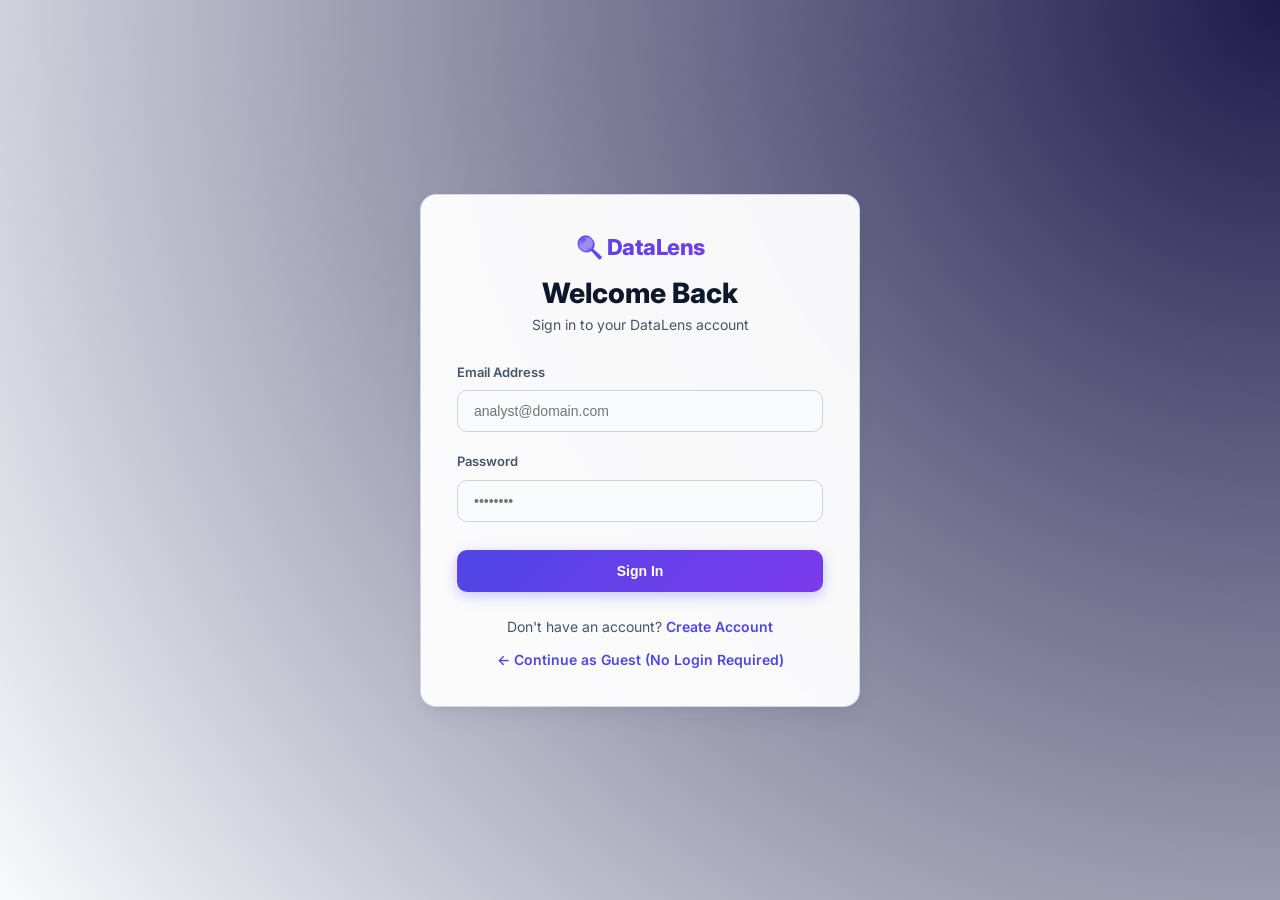
<file: frontend/login.html>
<!DOCTYPE html>
<html lang="en">
<head>
  <meta charset="UTF-8">
  <meta name="viewport" content="width=device-width, initial-scale=1.0">
  <title>Login — DataLens</title>
  <link rel="stylesheet" href="css/style.css">
  <link rel="stylesheet" href="css/auth.css">
</head>
<body class="auth-body">
  <div class="auth-card">
    <div class="auth-header">
      <a href="index.html" class="brand-logo" style="justify-content:center;">🔍 DataLens</a>
      <h1>Welcome Back</h1>
      <p style="color:var(--text-muted); font-size:14px;">Sign in to your DataLens account</p>
    </div>

    <form id="login-form">
      <div class="form-group">
        <label for="email">Email Address</label>
        <input type="email" id="email" class="form-control" placeholder="analyst@domain.com" required>
      </div>

      <div class="form-group">
        <label for="password">Password</label>
        <input type="password" id="password" class="form-control" placeholder="••••••••" required>
      </div>

      <button type="submit" class="btn btn-primary" style="width:100%; padding:12px; margin-top:8px;">Sign In</button>
    </form>

    <div class="auth-footer">
      <p>Don't have an account? <a href="register.html">Create Account</a></p>
      <p style="margin-top:12px;"><a href="index.html">← Continue as Guest (No Login Required)</a></p>
    </div>
  </div>

  <script src="js/api.js"></script>
  <script src="js/auth.js"></script>
</body>
</html>
</file>
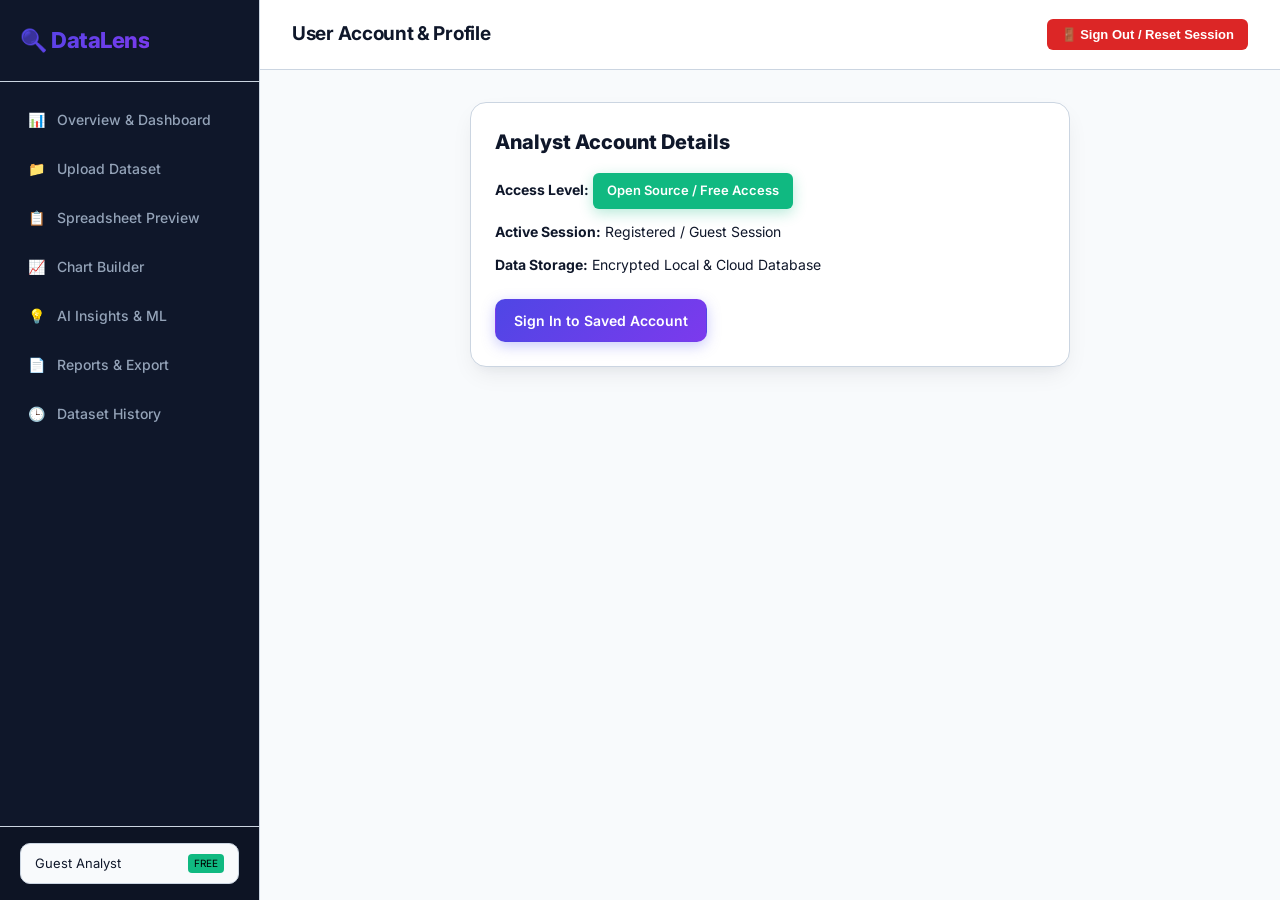
<file: frontend/profile.html>
<!DOCTYPE html>
<html lang="en">
<head>
  <meta charset="UTF-8">
  <meta name="viewport" content="width=device-width, initial-scale=1.0">
  <title>User Profile — DataLens</title>
  <link rel="stylesheet" href="css/style.css">
  <link rel="stylesheet" href="css/responsive.css">
</head>
<body>
  <div class="app-container">
    <aside class="sidebar">
      <div class="sidebar-header">
        <a href="index.html" class="brand-logo">🔍 DataLens</a>
      </div>
      <ul class="sidebar-menu">
        <li><a href="index.html"><span>📊</span> Overview & Dashboard</a></li>
        <li><a href="upload.html"><span>📁</span> Upload Dataset</a></li>
        <li><a href="dataset.html"><span>📋</span> Spreadsheet Preview</a></li>
        <li><a href="visualization.html"><span>📈</span> Chart Builder</a></li>
        <li><a href="insights.html"><span>💡</span> AI Insights & ML</a></li>
        <li><a href="reports.html"><span>📄</span> Reports & Export</a></li>
        <li><a href="history.html"><span>🕒</span> Dataset History</a></li>
      </ul>
      <div class="sidebar-footer">
        <div class="user-badge">
          <span id="user-name-badge">Guest Analyst</span>
          <span style="font-size:10px; background:var(--accent-secondary); color:#000; padding:2px 6px; border-radius:4px;">FREE</span>
        </div>
      </div>
    </aside>

    <div class="main-wrapper">
      <header class="top-header">
        <div class="header-title"><h2>User Account & Profile</h2></div>
        <div class="header-actions">
          <button onclick="logoutUser()" class="btn btn-danger btn-sm">🚪 Sign Out / Reset Session</button>
        </div>
      </header>

      <main class="content-body">
        <div class="card" style="max-width:600px; margin:0 auto;">
          <h3 style="font-size:20px; font-weight:800; margin-bottom:16px;">Analyst Account Details</h3>
          <div style="display:flex; flex-direction:column; gap:12px; font-size:14px;">
            <div><strong>Access Level:</strong> <span class="btn btn-sm btn-success">Open Source / Free Access</span></div>
            <div><strong>Active Session:</strong> Registered / Guest Session</div>
            <div><strong>Data Storage:</strong> Encrypted Local & Cloud Database</div>
          </div>
          <div style="margin-top:24px;">
            <a href="login.html" class="btn btn-primary">Sign In to Saved Account</a>
          </div>
        </div>
      </main>
    </div>
  </div>

  <script src="js/api.js"></script>
  <script src="js/auth.js"></script>
</body>
</html>
</file>
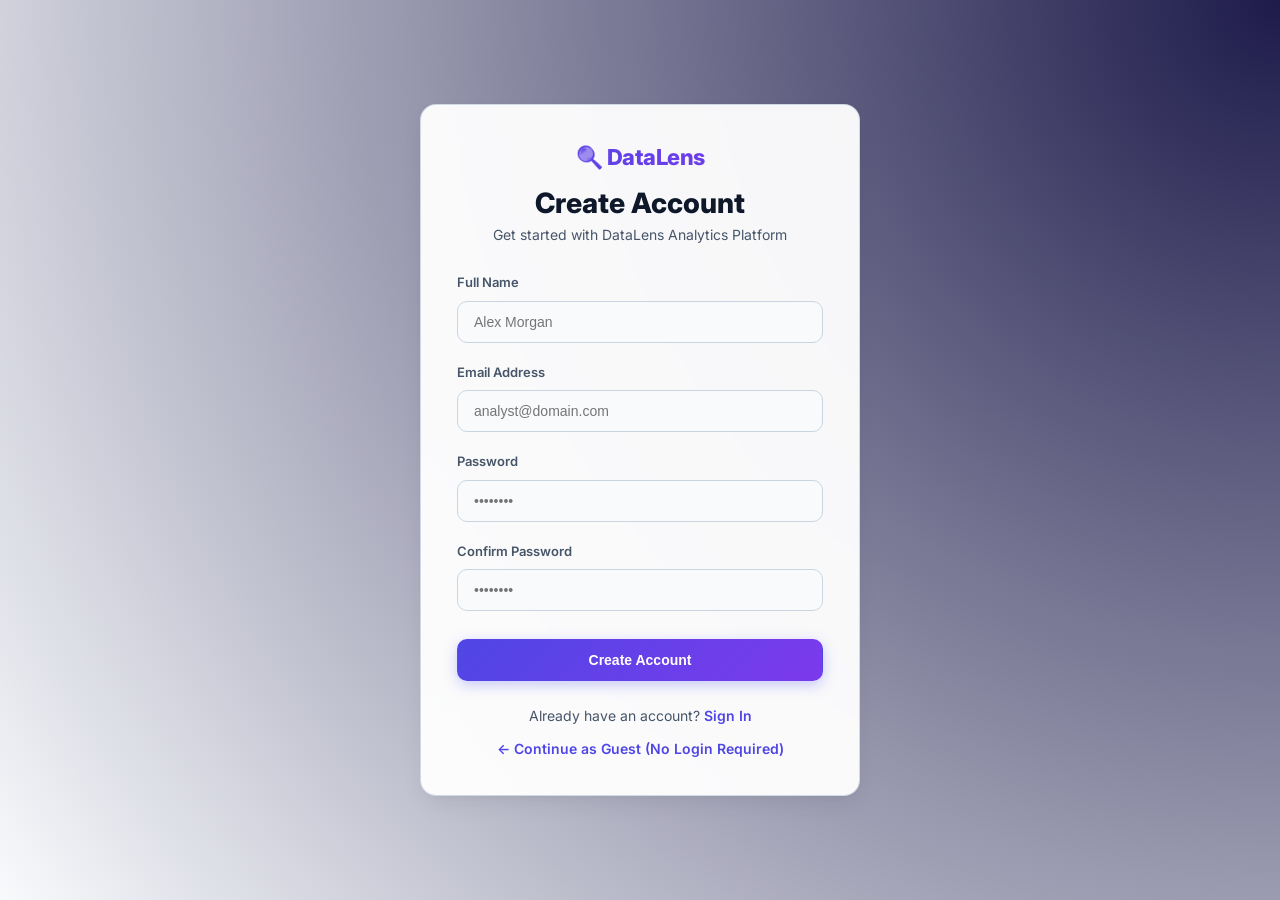
<file: frontend/register.html>
<!DOCTYPE html>
<html lang="en">
<head>
  <meta charset="UTF-8">
  <meta name="viewport" content="width=device-width, initial-scale=1.0">
  <title>Register — DataLens</title>
  <link rel="stylesheet" href="css/style.css">
  <link rel="stylesheet" href="css/auth.css">
</head>
<body class="auth-body">
  <div class="auth-card">
    <div class="auth-header">
      <a href="index.html" class="brand-logo" style="justify-content:center;">🔍 DataLens</a>
      <h1>Create Account</h1>
      <p style="color:var(--text-muted); font-size:14px;">Get started with DataLens Analytics Platform</p>
    </div>

    <form id="register-form">
      <div class="form-group">
        <label for="name">Full Name</label>
        <input type="text" id="name" class="form-control" placeholder="Alex Morgan" required>
      </div>

      <div class="form-group">
        <label for="email">Email Address</label>
        <input type="email" id="email" class="form-control" placeholder="analyst@domain.com" required>
      </div>

      <div class="form-group">
        <label for="password">Password</label>
        <input type="password" id="password" class="form-control" placeholder="••••••••" required>
      </div>

      <div class="form-group">
        <label for="confirmPassword">Confirm Password</label>
        <input type="password" id="confirmPassword" class="form-control" placeholder="••••••••" required>
      </div>

      <button type="submit" class="btn btn-primary" style="width:100%; padding:12px; margin-top:8px;">Create Account</button>
    </form>

    <div class="auth-footer">
      <p>Already have an account? <a href="login.html">Sign In</a></p>
      <p style="margin-top:12px;"><a href="index.html">← Continue as Guest (No Login Required)</a></p>
    </div>
  </div>

  <script src="js/api.js"></script>
  <script src="js/auth.js"></script>
</body>
</html>
</file>
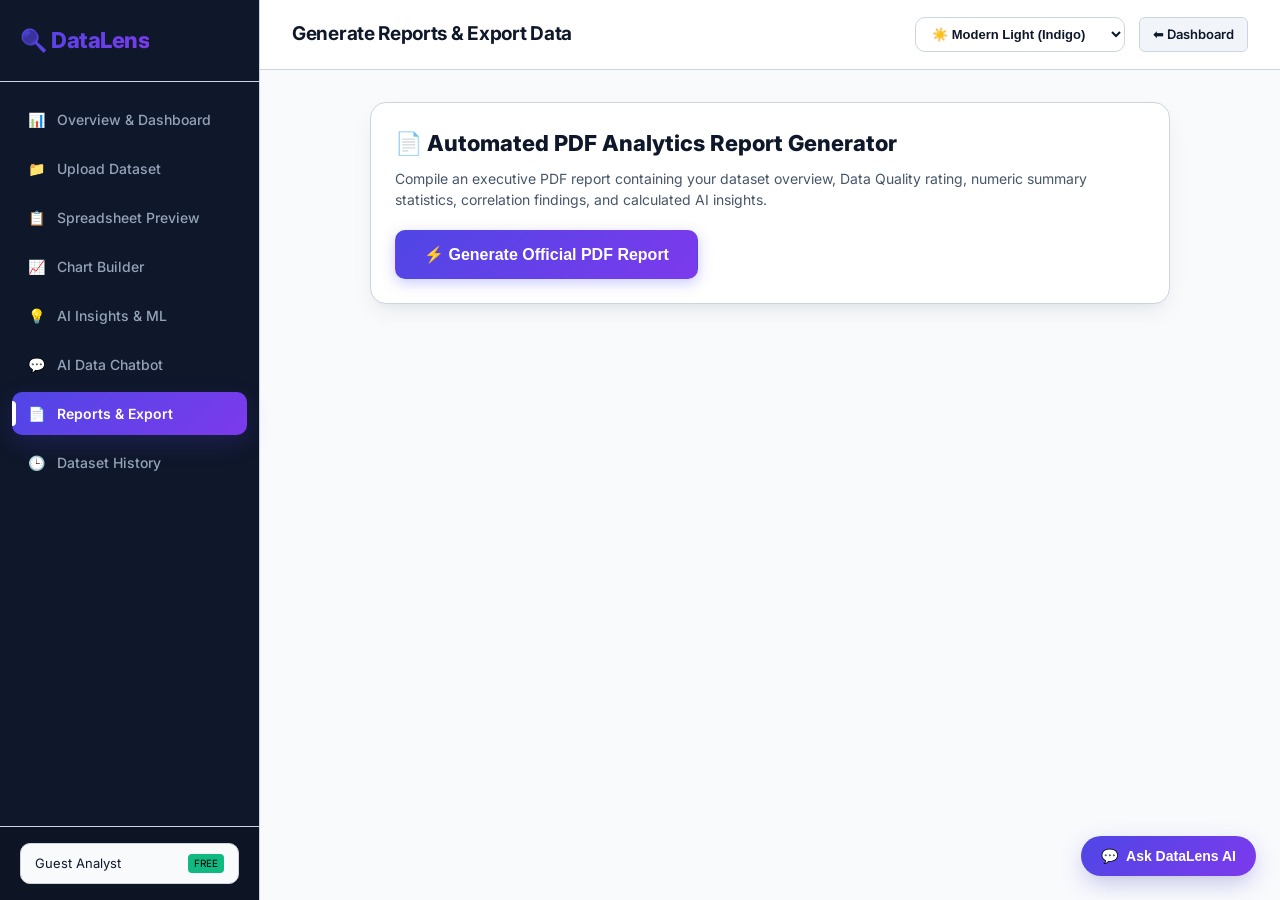
<file: frontend/reports.html>
<!DOCTYPE html>
<html lang="en">
<head>
  <meta charset="UTF-8">
  <meta name="viewport" content="width=device-width, initial-scale=1.0">
  <title>Reports & Export — DataLens</title>
  <link rel="stylesheet" href="css/style.css">
  <link rel="stylesheet" href="css/chatbot.css">
  <link rel="stylesheet" href="css/responsive.css">
  <script src="js/theme.js"></script>
</head>
<body>
  <div class="app-container">
    <aside class="sidebar">
      <div class="sidebar-header">
        <a href="index.html" class="brand-logo">🔍 DataLens</a>
      </div>
      <ul class="sidebar-menu">
        <li><a href="index.html"><span>📊</span> Overview & Dashboard</a></li>
        <li><a href="upload.html"><span>📁</span> Upload Dataset</a></li>
        <li><a href="dataset.html"><span>📋</span> Spreadsheet Preview</a></li>
        <li><a href="visualization.html"><span>📈</span> Chart Builder</a></li>
        <li><a href="insights.html"><span>💡</span> AI Insights & ML</a></li>
        <li><a href="chatbot.html"><span>💬</span> AI Data Chatbot</a></li>
        <li><a href="reports.html" class="active"><span>📄</span> Reports & Export</a></li>
        <li><a href="history.html"><span>🕒</span> Dataset History</a></li>
      </ul>
      <div class="sidebar-footer">
        <div class="user-badge">
          <span id="user-name-badge">Guest Analyst</span>
          <span style="font-size:10px; background:var(--accent-secondary); color:#000; padding:2px 6px; border-radius:4px;">FREE</span>
        </div>
      </div>
    </aside>

    <div class="main-wrapper">
      <header class="top-header">
        <div class="header-title"><h2>Generate Reports & Export Data</h2></div>
        <div class="header-actions">
          <a href="dashboard.html" class="btn btn-secondary btn-sm">⬅ Dashboard</a>
        </div>
      </header>

      <main class="content-body">
        <div class="card" style="max-width:800px; margin:0 auto;">
          <h2 style="font-size:22px; font-weight:800; margin-bottom:8px;">📄 Automated PDF Analytics Report Generator</h2>
          <p style="color:var(--text-muted); font-size:14px; margin-bottom:20px;">
            Compile an executive PDF report containing your dataset overview, Data Quality rating, numeric summary statistics, correlation findings, and calculated AI insights.
          </p>

          <button id="btn-generate-pdf-report" class="btn btn-primary btn-lg" style="padding:14px 28px; font-size:16px;">
            ⚡ Generate Official PDF Report
          </button>

          <div id="pdf-download-container"></div>
        </div>
      </main>
    </div>
  </div>

  <script src="js/api.js"></script>
  <script src="js/auth.js"></script>
  <script src="js/reports.js"></script>
  <script src="js/chatbot.js"></script>
</body>
</html>
</file>
<file: frontend/css/style.css>
/* DataLens Enterprise Modern Design System */
@import url('https://fonts.googleapis.com/css2?family=Inter:wght@300;400;500;600;700;800&family=JetBrains+Mono:wght@400;500;600&display=swap');

:root, [data-theme="slate-light"] {
  --bg-dark: #f8fafc;
  --bg-sidebar: #0f172a;
  --sidebar-text: #f1f5f9;
  --sidebar-muted: #94a3b8;
  --sidebar-border: #1e293b;

  --bg-card: #ffffff;
  --bg-card-hover: #f1f5f9;
  
  --accent-primary: #4f46e5;
  --accent-primary-hover: #4338ca;
  --accent-primary-gradient: linear-gradient(135deg, #4f46e5 0%, #7c3aed 100%);
  --accent-secondary: #10b981;
  --accent-secondary-hover: #059669;
  --accent-warning: #d97706;
  --accent-danger: #dc2626;
  --accent-info: #0284c7;

  --text-main: #0f172a;
  --text-muted: #475569;
  --text-dim: #64748b;
  
  --border-color: #cbd5e1;
  --border-color-glow: rgba(79, 70, 229, 0.3);
  --glass-bg: rgba(255, 255, 255, 0.95);
  --glass-border: rgba(203, 213, 225, 0.9);

  --font-family: 'Inter', system-ui, -apple-system, sans-serif;
  --font-mono: 'JetBrains Mono', monospace;
  
  --sidebar-width: 260px;
  --radius-sm: 6px;
  --radius-md: 10px;
  --radius-lg: 16px;
  --radius-xl: 20px;
  
  --shadow-main: 0 10px 25px -5px rgba(15, 23, 42, 0.08), 0 8px 10px -6px rgba(15, 23, 42, 0.04);
  --shadow-glow: 0 8px 25px rgba(79, 70, 229, 0.2);
}

/* Additional Light Palettes with Dark High-Contrast Framing */
[data-theme="emerald-light"] {
  --bg-dark: #f0fdf4;
  --bg-sidebar: #064e3b;
  --sidebar-text: #ecfdf5;
  --sidebar-muted: #a7f3d0;
  --sidebar-border: #047857;

  --bg-card: #ffffff;
  --bg-card-hover: #dcfce7;
  --text-main: #064e3b;
  --text-muted: #047857;
  --border-color: #a7f3d0;
  --border-color-glow: rgba(5, 150, 105, 0.3);
  --accent-primary: #059669;
  --accent-primary-hover: #047857;
  --accent-primary-gradient: linear-gradient(135deg, #059669 0%, #0d9488 100%);
  --shadow-main: 0 10px 25px -5px rgba(5, 150, 105, 0.12);
}

[data-theme="amber-light"] {
  --bg-dark: #fffbeb;
  --bg-sidebar: #451a03;
  --sidebar-text: #fef3c7;
  --sidebar-muted: #fde68a;
  --sidebar-border: #78350f;

  --bg-card: #ffffff;
  --bg-card-hover: #fef3c7;
  --text-main: #451a03;
  --text-muted: #92400e;
  --border-color: #fcd34d;
  --border-color-glow: rgba(217, 119, 6, 0.3);
  --accent-primary: #d97706;
  --accent-primary-hover: #b45309;
  --accent-primary-gradient: linear-gradient(135deg, #d97706 0%, #e11d48 100%);
  --shadow-main: 0 10px 25px -5px rgba(217, 119, 6, 0.12);
}

[data-theme="violet-light"] {
  --bg-dark: #faf5ff;
  --bg-sidebar: #3b0764;
  --sidebar-text: #f3e8ff;
  --sidebar-muted: #e9d5ff;
  --sidebar-border: #581c87;

  --bg-card: #ffffff;
  --bg-card-hover: #f3e8ff;
  --text-main: #3b0764;
  --text-muted: #6b21a8;
  --border-color: #d8b4fe;
  --border-color-glow: rgba(124, 58, 237, 0.3);
  --accent-primary: #7c3aed;
  --accent-primary-hover: #6d28d9;
  --accent-primary-gradient: linear-gradient(135deg, #7c3aed 0%, #c026d3 100%);
  --shadow-main: 0 10px 25px -5px rgba(124, 58, 237, 0.12);
}

[data-theme="dark-obsidian"] {
  --bg-dark: #090d16;
  --bg-sidebar: #0f172a;
  --sidebar-text: #f8fafc;
  --sidebar-muted: #94a3b8;
  --sidebar-border: #1e293b;

  --bg-card: #131c2e;
  --bg-card-hover: #1c273e;
  --text-main: #f8fafc;
  --text-muted: #94a3b8;
  --text-dim: #64748b;
  --border-color: #1e293b;
  --border-color-glow: rgba(99, 102, 241, 0.35);
  --accent-primary: #6366f1;
  --accent-primary-hover: #4f46e5;
  --accent-primary-gradient: linear-gradient(135deg, #6366f1 0%, #8b5cf6 100%);
  --glass-bg: rgba(19, 28, 46, 0.8);
  --glass-border: rgba(255, 255, 255, 0.08);
  --shadow-main: 0 10px 30px -5px rgba(0, 0, 0, 0.5);
  --shadow-glow: 0 8px 30px rgba(99, 102, 241, 0.2);
}

* {
  box-sizing: border-box;
  margin: 0;
  padding: 0;
}

body {
  font-family: var(--font-family);
  background-color: var(--bg-dark);
  color: var(--text-main);
  line-height: 1.5;
  min-height: 100vh;
  display: flex;
  overflow-x: hidden;
  -webkit-font-smoothing: antialiased;
}

/* App Container Layout */
.app-container {
  display: flex;
  width: 100vw;
  min-height: 100vh;
}

/* Sidebar Styling */
.sidebar {
  width: var(--sidebar-width);
  background: var(--bg-sidebar);
  border-right: 1px solid var(--border-color);
  display: flex;
  flex-direction: column;
  position: fixed;
  top: 0;
  bottom: 0;
  left: 0;
  z-index: 100;
  transition: all 0.3s cubic-bezier(0.4, 0, 0.2, 1);
}

.sidebar-header {
  padding: 24px 20px;
  display: flex;
  align-items: center;
  gap: 12px;
  border-bottom: 1px solid var(--border-color);
}

.brand-logo {
  font-size: 22px;
  font-weight: 800;
  letter-spacing: -0.5px;
  background: var(--accent-primary-gradient);
  -webkit-background-clip: text;
  -webkit-text-fill-color: transparent;
  display: flex;
  align-items: center;
  gap: 10px;
  text-decoration: none;
}

.brand-badge {
  font-size: 10px;
  font-weight: 700;
  text-transform: uppercase;
  background: rgba(99, 102, 241, 0.2);
  color: #a5b4fc;
  border: 1px solid rgba(99, 102, 241, 0.4);
  padding: 2px 6px;
  border-radius: 4px;
}

.sidebar-menu {
  list-style: none;
  padding: 16px 12px;
  display: flex;
  flex-direction: column;
  gap: 6px;
  flex: 1;
}

.sidebar-menu li a {
  display: flex;
  align-items: center;
  gap: 12px;
  padding: 11px 16px;
  color: var(--sidebar-muted, #94a3b8);
  text-decoration: none;
  font-weight: 500;
  font-size: 14px;
  border-radius: var(--radius-md);
  transition: all 0.2s ease;
  position: relative;
}

.sidebar-menu li a:hover,
.sidebar-menu li a.active {
  background: var(--accent-primary-gradient);
  color: #ffffff;
  font-weight: 600;
  box-shadow: var(--shadow-glow);
}

.sidebar-menu li a.active::before {
  content: '';
  position: absolute;
  left: 0;
  top: 20%;
  bottom: 20%;
  width: 4px;
  background: #ffffff;
  border-radius: 0 4px 4px 0;
}

.sidebar-footer {
  padding: 16px 20px;
  border-top: 1px solid var(--border-color);
  background: rgba(0, 0, 0, 0.15);
}

.user-badge {
  display: flex;
  align-items: center;
  justify-content: space-between;
  background: var(--bg-dark);
  border: 1px solid var(--border-color);
  padding: 10px 14px;
  border-radius: var(--radius-md);
  font-size: 13px;
}

/* Main Content Wrapper */
.main-wrapper {
  margin-left: var(--sidebar-width);
  flex: 1;
  display: flex;
  flex-direction: column;
  min-height: 100vh;
  width: calc(100vw - var(--sidebar-width));
}

/* Header Navbar */
.top-header {
  height: 70px;
  background: var(--glass-bg);
  backdrop-filter: blur(16px);
  -webkit-backdrop-filter: blur(16px);
  border-bottom: 1px solid var(--border-color);
  display: flex;
  align-items: center;
  justify-content: space-between;
  padding: 0 32px;
  position: sticky;
  top: 0;
  z-index: 90;
}

.header-title h2 {
  font-size: 19px;
  font-weight: 700;
  letter-spacing: -0.3px;
  color: var(--text-main);
}

.header-actions {
  display: flex;
  align-items: center;
  gap: 14px;
}

/* Form Controls */
.form-control {
  background: var(--bg-dark);
  border: 1px solid var(--border-color);
  color: var(--text-main);
  padding: 9px 14px;
  border-radius: var(--radius-md);
  font-size: 14px;
  outline: none;
  transition: all 0.2s ease;
}

.form-control:focus {
  border-color: var(--accent-primary);
  box-shadow: 0 0 0 3px rgba(99, 102, 241, 0.2);
}

/* Reusable Buttons */
.btn {
  display: inline-flex;
  align-items: center;
  justify-content: center;
  gap: 8px;
  padding: 10px 18px;
  font-size: 14px;
  font-weight: 600;
  border-radius: var(--radius-md);
  border: 1px solid transparent;
  cursor: pointer;
  transition: all 0.2s ease;
  text-decoration: none;
  white-space: nowrap;
}

.btn-primary {
  background: var(--accent-primary-gradient);
  color: #fff;
  box-shadow: 0 4px 14px rgba(99, 102, 241, 0.35);
}
.btn-primary:hover {
  filter: brightness(1.1);
  transform: translateY(-1px);
  box-shadow: var(--shadow-glow);
}

.btn-secondary {
  background: var(--bg-card-hover);
  color: var(--text-main);
  border-color: var(--border-color);
}
.btn-secondary:hover {
  background: var(--border-color);
  color: #fff;
}

.btn-success {
  background: var(--accent-secondary);
  color: #fff;
  box-shadow: 0 4px 14px rgba(16, 185, 129, 0.3);
}
.btn-success:hover {
  background: var(--accent-secondary-hover);
  transform: translateY(-1px);
}

.btn-danger {
  background: var(--accent-danger);
  color: #fff;
}

.btn-sm {
  padding: 7px 13px;
  font-size: 13px;
  border-radius: var(--radius-sm);
}

/* Main Content Area */
.content-body {
  padding: 32px;
  flex: 1;
  animation: fadeIn 0.4s ease;
}

@keyframes fadeIn {
  from { opacity: 0; transform: translateY(6px); }
  to { opacity: 1; transform: translateY(0); }
}

/* Reusable Cards & Grids */
.card {
  background: var(--bg-card);
  border: 1px solid var(--border-color);
  border-radius: var(--radius-lg);
  padding: 24px;
  box-shadow: var(--shadow-main);
  transition: border-color 0.2s ease;
}

.card:hover {
  border-color: rgba(255, 255, 255, 0.12);
}

.grid-cols-4 {
  display: grid;
  grid-template-columns: repeat(4, 1fr);
  gap: 20px;
}

.grid-cols-2 {
  display: grid;
  grid-template-columns: repeat(2, 1fr);
  gap: 20px;
}

/* KPI Badges & Metrics */
.kpi-card {
  display: flex;
  align-items: center;
  gap: 16px;
  background: linear-gradient(145deg, var(--bg-card) 0%, rgba(30, 41, 59, 0.4) 100%);
  border: 1px solid var(--border-color);
}

.kpi-icon {
  width: 52px;
  height: 52px;
  border-radius: var(--radius-md);
  background: rgba(99, 102, 241, 0.12);
  border: 1px solid rgba(99, 102, 241, 0.25);
  color: #a5b4fc;
  display: flex;
  align-items: center;
  justify-content: center;
  font-size: 22px;
  flex-shrink: 0;
}

.kpi-info h4 {
  font-size: 12px;
  color: var(--text-muted);
  text-transform: uppercase;
  letter-spacing: 0.6px;
  font-weight: 600;
}

.kpi-info .kpi-value {
  font-size: 24px;
  font-weight: 800;
  margin-top: 2px;
  letter-spacing: -0.5px;
  color: var(--text-main);
}

/* Toast Notifications */
#toast-container {
  position: fixed;
  bottom: 24px;
  right: 24px;
  z-index: 9999;
  display: flex;
  flex-direction: column;
  gap: 10px;
}

.toast {
  background: var(--bg-card);
  border: 1px solid var(--border-color);
  padding: 14px 20px;
  border-radius: var(--radius-md);
  box-shadow: var(--shadow-main);
  display: flex;
  align-items: center;
  gap: 12px;
  min-width: 280px;
  animation: slideIn 0.3s cubic-bezier(0.4, 0, 0.2, 1);
}

.toast.success { border-left: 4px solid var(--accent-secondary); }
.toast.error { border-left: 4px solid var(--accent-danger); }
.toast.info { border-left: 4px solid var(--accent-info); }

@keyframes slideIn {
  from { transform: translateX(100%); opacity: 0; }
  to { transform: translateX(0); opacity: 1; }
}

/* Data Tables */
.table-responsive {
  width: 100%;
  overflow-x: auto;
  border-radius: var(--radius-md);
  border: 1px solid var(--border-color);
}

.data-table {
  width: 100%;
  border-collapse: collapse;
  font-size: 14px;
  text-align: left;
}

.data-table th {
  background: #0f172a;
  color: var(--text-muted);
  font-weight: 600;
  font-size: 12px;
  text-transform: uppercase;
  letter-spacing: 0.5px;
  padding: 12px 16px;
  border-bottom: 1px solid var(--border-color);
}

.data-table td {
  padding: 12px 16px;
  border-bottom: 1px solid var(--border-color);
  color: var(--text-main);
}

.data-table tr:hover td {
  background: rgba(255, 255, 255, 0.02);
}

/* Modal styling */
.modal-overlay {
  position: fixed;
  inset: 0;
  background: rgba(9, 13, 22, 0.85);
  backdrop-filter: blur(8px);
  z-index: 1000;
  display: flex;
  align-items: center;
  justify-content: center;
  opacity: 0;
  pointer-events: none;
  transition: all 0.3s ease;
}

.modal-overlay.active {
  opacity: 1;
  pointer-events: auto;
}

.modal-box {
  background: var(--bg-card);
  border: 1px solid var(--border-color);
  border-radius: var(--radius-lg);
  width: 90%;
  max-width: 600px;
  padding: 28px;
  box-shadow: var(--shadow-main);
}

/* Theme Selector Dropdown */
.theme-select-dropdown {
  width: 210px !important;
  font-weight: 600;
  font-size: 13px;
  border-radius: var(--radius-md);
  background-color: var(--bg-card);
  color: var(--text-main);
  border: 1px solid var(--border-color);
  padding: 8px 12px;
  cursor: pointer;
  transition: all 0.2s ease;
}

.theme-select-dropdown:hover {
  border-color: var(--accent-primary);
  box-shadow: 0 0 0 3px var(--border-color-glow);
}
</file>
<file: frontend/css/auth.css>
/* Auth Pages CSS */
.auth-body {
  display: flex;
  align-items: center;
  justify-content: center;
  width: 100vw;
  min-height: 100vh;
  background: radial-gradient(circle at top right, #1e1b4b, var(--bg-dark));
}

.auth-card {
  width: 100%;
  max-width: 440px;
  background: var(--glass-bg);
  backdrop-filter: blur(16px);
  border: 1px solid var(--glass-border);
  border-radius: var(--radius-lg);
  padding: 36px;
  box-shadow: var(--shadow-main);
}

.auth-header {
  text-align: center;
  margin-bottom: 28px;
}

.auth-header h1 {
  font-size: 28px;
  font-weight: 800;
  margin-top: 8px;
}

.form-group {
  margin-bottom: 20px;
}

.form-group label {
  display: block;
  font-size: 13px;
  font-weight: 600;
  color: var(--text-muted);
  margin-bottom: 8px;
}

.form-control {
  width: 100%;
  padding: 12px 16px;
  background: var(--bg-dark);
  border: 1px solid var(--border-color);
  border-radius: var(--radius-md);
  color: var(--text-main);
  font-size: 14px;
  outline: none;
  transition: border-color 0.2s ease;
}

.form-control:focus {
  border-color: var(--accent-primary);
}

.auth-footer {
  text-align: center;
  margin-top: 24px;
  font-size: 14px;
  color: var(--text-muted);
}

.auth-footer a {
  color: var(--accent-primary);
  text-decoration: none;
  font-weight: 600;
}
</file>
<file: frontend/css/responsive.css>
/* Responsive Breakpoint Rules */
@media (max-width: 1024px) {
  :root {
    --sidebar-width: 220px;
  }
  .grid-cols-4 {
    grid-template-columns: repeat(2, 1fr);
  }
  .dashboard-grid {
    grid-template-columns: 1fr;
  }
  .chart-builder-panel {
    grid-template-columns: 1fr;
  }
}

@media (max-width: 768px) {
  .sidebar {
    transform: translateX(-100%);
  }
  .sidebar.mobile-open {
    transform: translateX(0);
  }
  .main-wrapper {
    margin-left: 0;
    width: 100vw;
  }
  .top-header {
    padding: 0 16px;
  }
  .content-body {
    padding: 16px;
  }
  .grid-cols-4, .grid-cols-2 {
    grid-template-columns: 1fr;
  }
  .chart-grid-container {
    grid-template-columns: 1fr;
  }
}
</file>
<file: frontend/css/chatbot.css>
/* DataLens AI Chatbot & Assistant Drawer Styling */

.chatbot-layout {
  display: grid;
  grid-template-columns: 320px 1fr;
  gap: 24px;
  height: calc(100vh - 120px);
}

.chatbot-config-panel {
  background: var(--bg-card);
  border: 1px solid var(--border-color);
  border-radius: var(--radius-lg);
  padding: 20px;
  display: flex;
  flex-direction: column;
  gap: 20px;
  box-shadow: var(--shadow-main);
  overflow-y: auto;
}

.chatbot-main-area {
  background: var(--bg-card);
  border: 1px solid var(--border-color);
  border-radius: var(--radius-lg);
  display: flex;
  flex-direction: column;
  box-shadow: var(--shadow-main);
  overflow: hidden;
}

.chat-header {
  padding: 16px 24px;
  border-bottom: 1px solid var(--border-color);
  display: flex;
  align-items: center;
  justify-content: space-between;
  background: var(--glass-bg);
}

.chat-messages-container {
  flex: 1;
  padding: 24px;
  overflow-y: auto;
  display: flex;
  flex-direction: column;
  gap: 16px;
  background: var(--bg-dark);
}

.chat-bubble {
  max-width: 85%;
  padding: 14px 18px;
  border-radius: var(--radius-lg);
  font-size: 14px;
  line-height: 1.6;
  animation: fadeIn 0.25s ease-in-out;
}

.chat-bubble.user {
  align-self: flex-end;
  background: var(--accent-primary-gradient);
  color: #ffffff;
  border-bottom-right-radius: 4px;
}

.chat-bubble.assistant {
  align-self: flex-start;
  background: var(--bg-card);
  border: 1px solid var(--border-color);
  color: var(--text-main);
  border-bottom-left-radius: 4px;
  box-shadow: var(--shadow-main);
}

.chat-bubble p { margin-bottom: 8px; }
.chat-bubble p:last-child { margin-bottom: 0; }
.chat-bubble ul, .chat-bubble ol { margin-left: 20px; margin-bottom: 8px; }
.chat-bubble code {
  font-family: var(--font-mono);
  background: rgba(0,0,0,0.1);
  padding: 2px 6px;
  border-radius: 4px;
  font-size: 12px;
}
.chat-bubble pre {
  background: #0d1117;
  color: #c9d1d9;
  padding: 12px;
  border-radius: var(--radius-md);
  overflow-x: auto;
  font-family: var(--font-mono);
  margin: 10px 0;
}

.prompt-chips-container {
  display: flex;
  flex-wrap: wrap;
  gap: 8px;
  padding: 12px 24px;
  border-top: 1px solid var(--border-color);
  background: var(--bg-card);
}

.prompt-chip {
  background: var(--bg-card-hover);
  border: 1px solid var(--border-color);
  color: var(--text-main);
  padding: 6px 14px;
  border-radius: 20px;
  font-size: 12px;
  font-weight: 500;
  cursor: pointer;
  transition: all 0.2s ease;
}

.prompt-chip:hover {
  border-color: var(--accent-primary);
  background: var(--accent-primary);
  color: #ffffff;
}

.chat-input-wrapper {
  padding: 16px 24px;
  border-top: 1px solid var(--border-color);
  display: flex;
  gap: 12px;
  background: var(--bg-card);
}

.chat-input {
  flex: 1;
  padding: 12px 18px;
  border-radius: var(--radius-md);
  border: 1px solid var(--border-color);
  background: var(--bg-dark);
  color: var(--text-main);
  font-size: 14px;
  resize: none;
}

.chat-send-btn {
  padding: 0 24px;
  border-radius: var(--radius-md);
  background: var(--accent-primary-gradient);
  color: #ffffff;
  border: none;
  font-weight: 700;
  cursor: pointer;
  transition: all 0.2s ease;
}

.chat-send-btn:hover {
  opacity: 0.9;
  box-shadow: var(--shadow-glow);
}

/* Floating AI Assistant Drawer Trigger & Modal */
.floating-chat-trigger {
  position: fixed;
  bottom: 24px;
  right: 24px;
  z-index: 999;
  background: var(--accent-primary-gradient);
  color: #ffffff;
  border: none;
  padding: 12px 20px;
  border-radius: 30px;
  font-weight: 700;
  font-size: 14px;
  box-shadow: var(--shadow-glow), var(--shadow-main);
  cursor: pointer;
  display: flex;
  align-items: center;
  gap: 8px;
  transition: all 0.3s cubic-bezier(0.4, 0, 0.2, 1);
}

.floating-chat-trigger:hover {
  transform: scale(1.05);
}

.chat-drawer {
  position: fixed;
  bottom: 84px;
  right: 24px;
  width: 420px;
  height: 560px;
  z-index: 1000;
  background: var(--bg-card);
  border: 1px solid var(--border-color);
  border-radius: var(--radius-xl);
  box-shadow: var(--shadow-main), 0 20px 40px rgba(0,0,0,0.25);
  display: flex;
  flex-direction: column;
  overflow: hidden;
  opacity: 0;
  pointer-events: none;
  transform: translateY(20px);
  transition: all 0.3s cubic-bezier(0.4, 0, 0.2, 1);
}

.chat-drawer.active {
  opacity: 1;
  pointer-events: auto;
  transform: translateY(0);
}

@keyframes fadeIn {
  from { opacity: 0; transform: translateY(6px); }
  to { opacity: 1; transform: translateY(0); }
}
</file>
